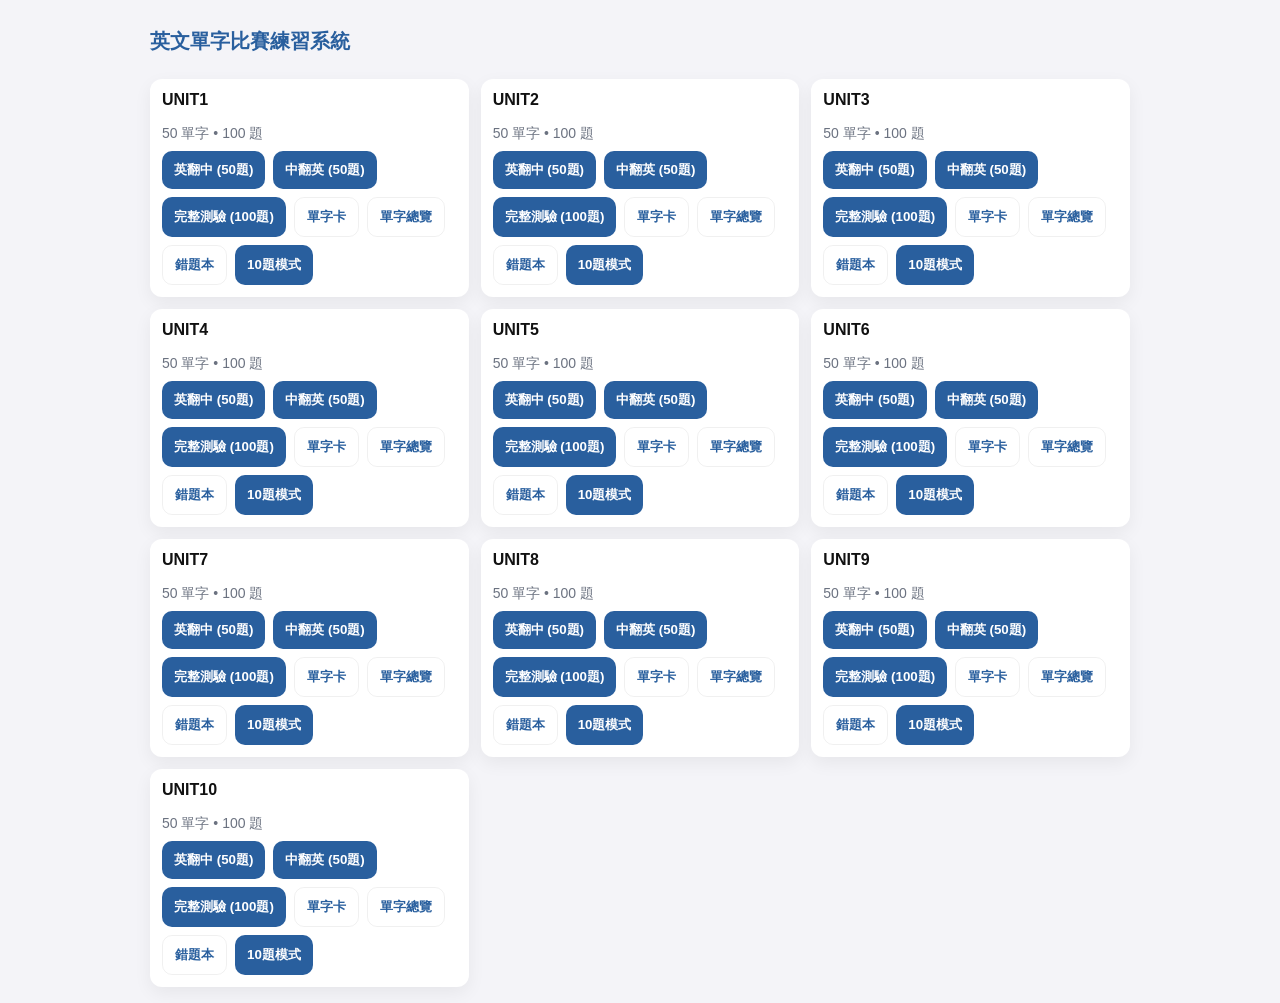
<file: index.html>
<meta http-equiv="refresh" content="0; url=./home.html">
<!doctype html><html lang="zh-Hant"><head><meta charset="utf-8"><meta name="viewport" content="width=device-width,initial-scale=1"><title>英文單字比賽練習系統</title><meta http-equiv="refresh" content="0;url=home.html"></head><body>Redirecting to <a href="./home.html"">home</a></body></html>
</file>
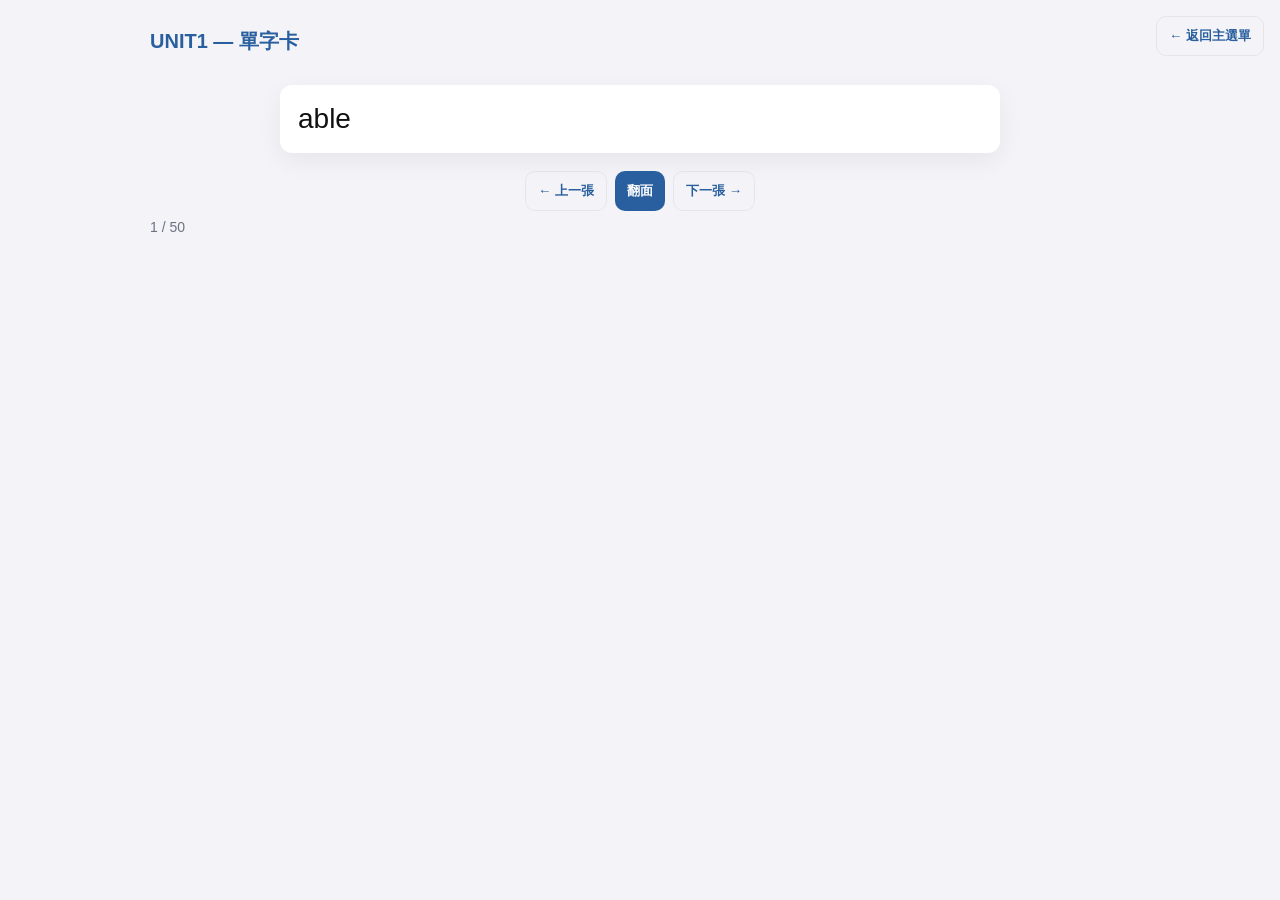
<file: flashcards.html>
<!doctype html><html lang="zh-Hant"><head><meta charset='utf-8'><meta name='viewport' content='width=device-width,initial-scale=1'><title>單字卡</title><link rel='stylesheet' href='styles.css'></head><body><div class='container'><header><h1 id='page-title'>單字卡</h1><div style="position:absolute;right:16px;top:16px"><button class="btn ghost" onclick="location.href=BASE_PATH+'home.html'">← 返回主選單</button></div></header><main><div class='card-center' id='card-center'><div id='card-body' style='font-size:28px'>載入中…</div></div><div style='display:flex;justify-content:center;gap:8px;margin-top:12px'><button id='prev' class='btn ghost'>← 上一張</button><button id='flip' class='btn'>翻面</button><button id='next' class='btn ghost'>下一張 →</button></div><div class='status' id='progress'></div></main></div><script src='data.js'></script><script src='app-common.js'></script><script>const unitF = qsParam('u')||'unit1'; document.getElementById('page-title').textContent = unitF.toUpperCase() + ' — 單字卡'; const listF = vocabByUnit[unitF]||[]; let idx=0, flipped=false; function render(){ if(!listF.length){ document.getElementById('card-body').textContent='本單元沒有單字'; return;} const it=listF[idx]; document.getElementById('card-body').textContent = flipped? it.definition : it.word; document.getElementById('progress').textContent = (idx+1) + ' / ' + listF.length;} document.getElementById('prev').onclick = ()=>{ idx=(idx-1+listF.length)%listF.length; flipped=false; render(); }; document.getElementById('next').onclick = ()=>{ idx=(idx+1)%listF.length; flipped=false; render(); }; document.getElementById('flip').onclick = ()=>{ flipped = !flipped; render(); }; render();</script></body></html>
</file>
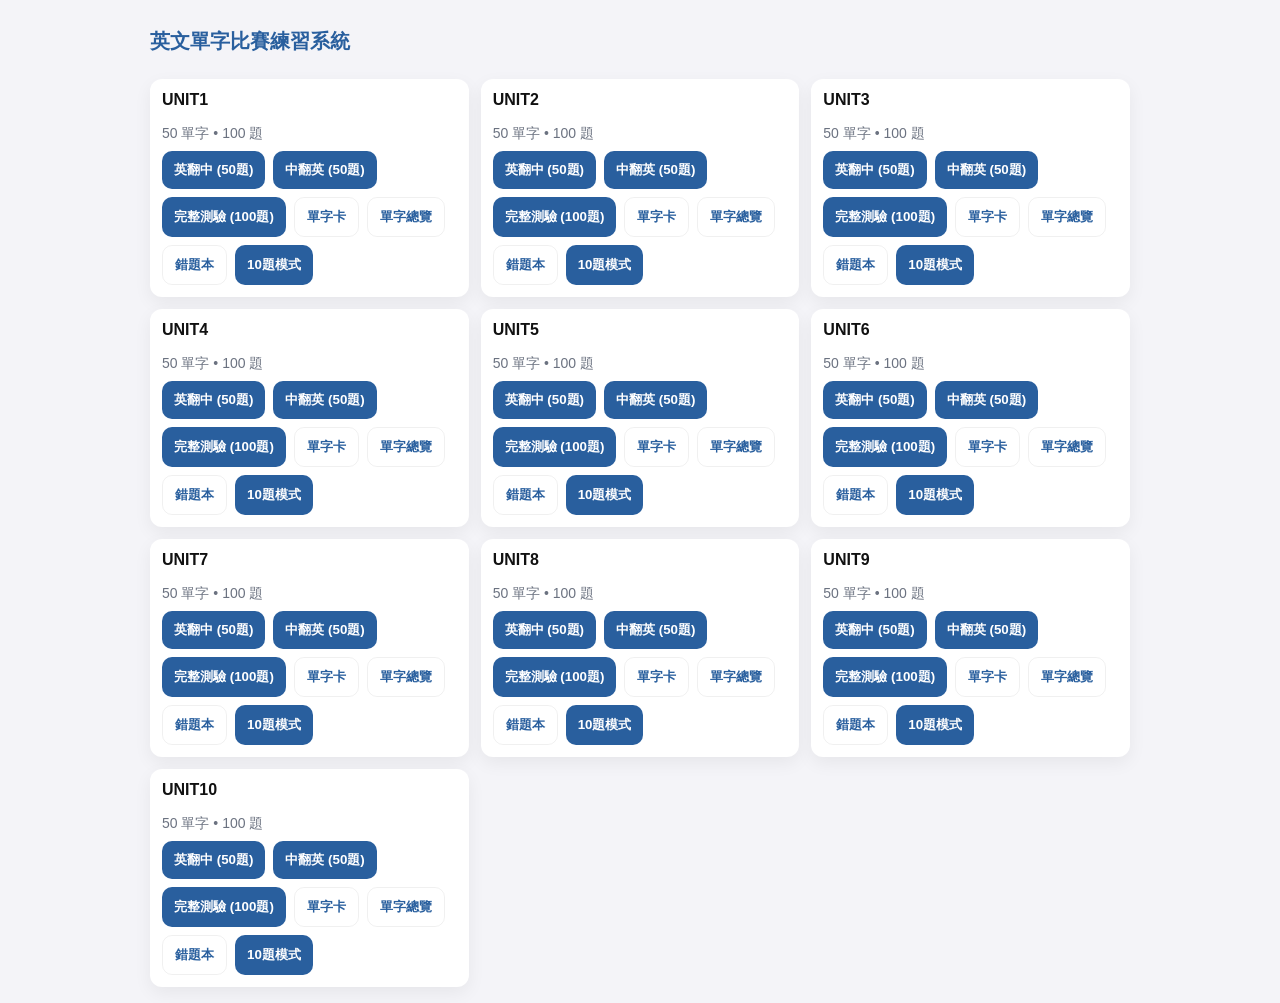
<file: home.html>
<!doctype html><html lang="zh-Hant"><head><meta charset="utf-8"><meta name="viewport" content="width=device-width,initial-scale=1"><title>英文單字比賽練習系統</title><link rel="stylesheet" href="styles.css"></head><body><div class="container"><header><h1>英文單字比賽練習系統</h1></header><main><div class="unit-list" id="unit-list"></div></main></div><script src="data.js"></script><script>
const unitList = document.getElementById('unit-list');
Object.keys(vocabByUnit).forEach(u=>{
  const card=document.createElement('div'); card.className='unit-card';
  const title=document.createElement('div'); title.innerHTML='<strong>'+u.toUpperCase()+'</strong>';
  const info=document.createElement('div'); info.className='status'; info.textContent=(vocabByUnit[u]||[]).length+' 單字 • 100 題';
  const controls=document.createElement('div'); controls.className='controls';
  const aBtn=document.createElement('button'); aBtn.className='btn'; aBtn.textContent='英翻中 (50題)'; aBtn.onclick=()=>location.href=BASE_PATH+'quiz.html?u='+u+'&mode=a';
  const bBtn=document.createElement('button'); bBtn.className='btn'; bBtn.textContent='中翻英 (50題)'; bBtn.onclick=()=>location.href=BASE_PATH+'quiz.html?u='+u+'&mode=b';
  const mBtn=document.createElement('button'); mBtn.className='btn'; mBtn.textContent='完整測驗 (100題)'; mBtn.onclick=()=>location.href=BASE_PATH+'quiz.html?u='+u+'&mode=mix';
  const fBtn=document.createElement('button'); fBtn.className='btn ghost'; fBtn.textContent='單字卡'; fBtn.onclick=()=>location.href=BASE_PATH+'flashcards.html?u='+u;
  const vBtn=document.createElement('button'); vBtn.className='btn ghost'; vBtn.textContent='單字總覽'; vBtn.onclick=()=>location.href=BASE_PATH+'vocab.html?u='+u;
  const wBtn=document.createElement('button'); wBtn.className='btn ghost'; wBtn.textContent='錯題本'; wBtn.onclick=()=>location.href=BASE_PATH+'wrongbook.html?u='+u;
  controls.appendChild(aBtn); controls.appendChild(bBtn); controls.appendChild(mBtn); controls.appendChild(fBtn); controls.appendChild(vBtn); controls.appendChild(wBtn);
  const tBtn=document.createElement('button'); tBtn.className='btn'; tBtn.textContent='10題模式'; tBtn.onclick=()=>location.href=BASE_PATH+'unit10.html?u='+u; controls.appendChild(tBtn);
  card.appendChild(title); card.appendChild(info); card.appendChild(controls);
  unitList.appendChild(card);
});
</script></body></html>
</file>
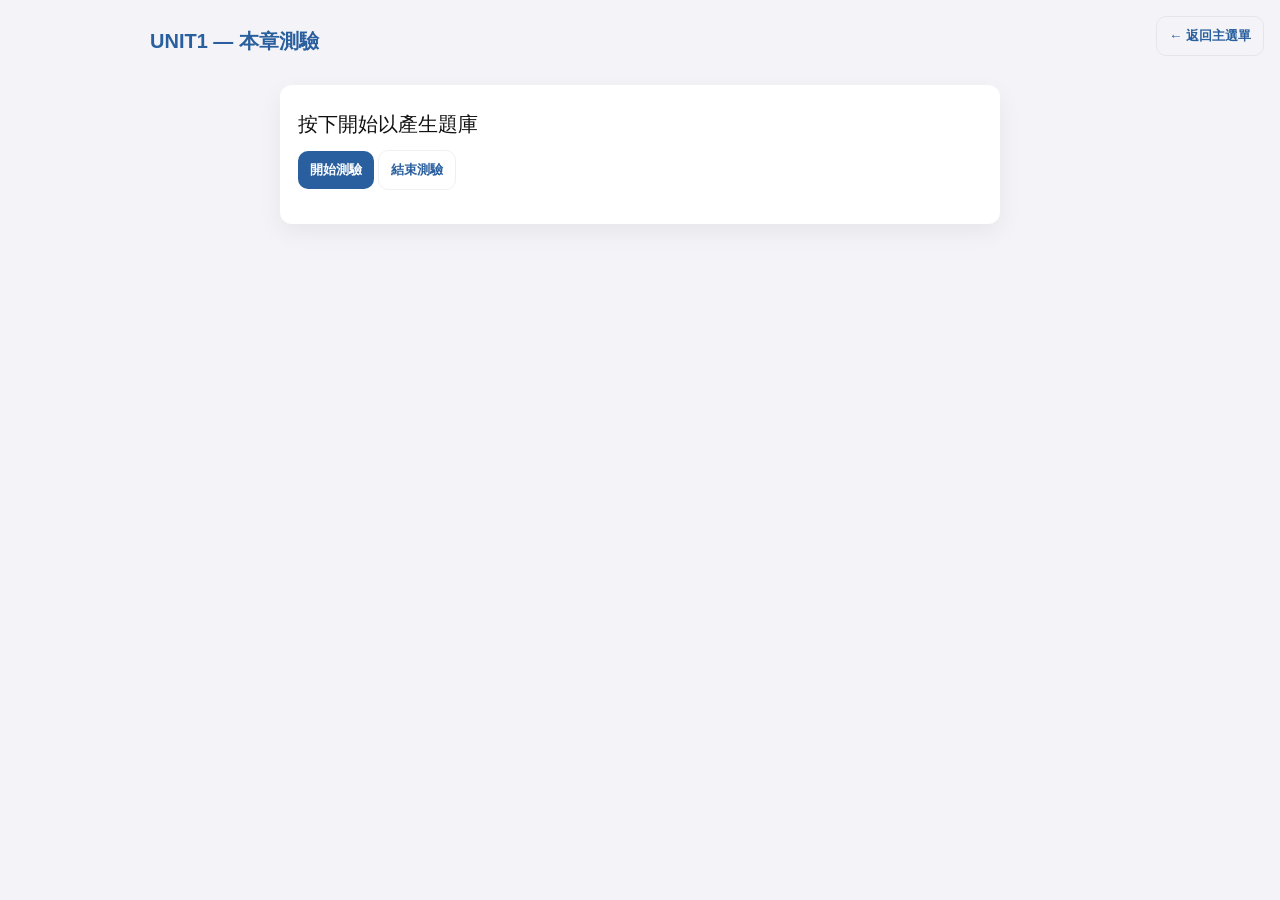
<file: quiz.html>
<!doctype html><html lang="zh-Hant"><head><meta charset='utf-8'><meta name='viewport' content='width=device-width,initial-scale=1'><title>測驗</title><link rel='stylesheet' href='styles.css'></head><body><div class='container'><header><h1 id='page-title'>本章測驗</h1><div style="position:absolute;right:16px;top:16px"><button class="btn ghost" id="backTop">← 返回主選單</button></div></header><main><div class='card-center' id='quiz-area'><div id='meta' class='status'></div><div id='qbox' style='font-size:20px;margin-bottom:12px'>按下開始以產生題庫</div><div id='choices'></div><div id='controls' style='margin-top:12px'><button id='start' class='btn'>開始測驗</button> <button id='end' class='btn ghost hidden'>結束測驗</button></div><div id='result' style='margin-top:16px'></div></div></main></div><script src='data.js'></script><script src='app-common.js'></script><script>
const unitQ = qsParam('u')||'unit1'; const mode = qsParam('mode')||'mix'; document.getElementById('page-title').textContent = unitQ.toUpperCase() + ' — 本章測驗';
const listQ = vocabByUnit[unitQ]||[];
document.getElementById('backTop').onclick = ()=> location.href = BASE_PATH + 'home.html';
let poolA=[], poolB=[], quiz=[], pos=0, correct=0, timer=0, tid=null, answers=[];
function buildPools(){ poolA = listQ.map((it,i)=>({id:(i+1)+'A',type:'A',prompt:it.word,answer:it.definition})); poolB = listQ.map((it,i)=>({id:(i+1)+'B',type:'B',prompt:it.definition,answer:it.word})); if(mode==='a'){ quiz = poolA.slice(); } else if(mode==='b'){ quiz = poolB.slice(); } else if(mode==='wrong'){ try{ const wb=JSON.parse(localStorage.getItem('wrongBook')||'{}'); const list = (wb && wb[unitQ])? wb[unitQ] : []; if(list.length>0){ quiz = list.map((w,i)=>({id:w.id||('W'+i+1), type:w.type, prompt:w.prompt, answer:w.correct||w.answer})); } else { quiz = []; } }catch(e){ quiz = []; } } else { quiz = poolA.concat(poolB); } // shuffle quiz
  for(let i=quiz.length-1;i>0;i--){ const j=Math.floor(Math.random()*(i+1)); [quiz[i],quiz[j]]=[quiz[j],quiz[i]]; } }
function start(){ if(!listQ.length){ alert('本單元沒有單字'); return;} buildPools(); pos=0; correct=0; timer=0; answers=[]; document.getElementById('start').classList.add('hidden'); document.getElementById('end').classList.remove('hidden'); tid = setInterval(()=>{ timer++; updateStatus(); },1000); showQuestion(); }
function endNow(){ if(tid) clearInterval(tid); tid=null; saveResult(); showResult(); }
function showQuestion(){ if(pos>=quiz.length){ endNow(); return;} const q=quiz[pos]; document.getElementById('meta').textContent = '題型: '+(q.type==='A'?'英→中':'中→英')+' | 題數: '+(pos+1)+' / '+quiz.length+' | 時間: '+timer+'s'; document.getElementById('qbox').textContent = (q.type==='A'?'英文：':'中文：') + q.prompt; const pool = (q.type==='A')? listQ.map(i=>i.definition) : listQ.map(i=>i.word); let opts = pool.filter(o=>o!==q.answer).sort(()=>Math.random()-0.5).slice(0,3); opts.push(q.answer); opts.sort(()=>Math.random()-0.5); const choices = document.getElementById('choices'); choices.innerHTML=''; opts.forEach(o=>{ const d=document.createElement('div'); d.className='choice'; d.textContent = o; d.onclick = ()=>{ answers.push({id:q.id,type:q.type,prompt:q.prompt,correct:q.answer,selected:o,index:pos+1,isCorrect:o===q.answer}); if(o===q.answer){ d.classList.add('correct'); correct++; } else { d.classList.add('wrong'); const ca=document.createElement('div'); ca.className='status'; ca.textContent = '正確答案：' + q.answer; d.appendChild(ca); } pos++; setTimeout(showQuestion,700); }; choices.appendChild(d); }); updateStatus(); }
function updateStatus(){ document.getElementById('controls').style.display='block'; document.getElementById('meta').style.visibility='visible'; document.getElementById('controls').innerHTML = '<button id="start" class="btn hidden">開始測驗</button> <button id="end" class="btn ghost">結束測驗</button>'; document.getElementById('end').onclick = endNow; }
function saveResult(){ const accuracy = Math.round(correct/quiz.length*1000)/10; const score = Math.round(correct/quiz.length*100); const res = {unit:unitQ,total:quiz.length,correct:correct,time:timer,accuracy:accuracy,score:score,timestamp:Date.now()}; saveLastResult(res); localStorage.setItem('lastAnswers', JSON.stringify({unit:unitQ,answers:answers,timestamp:Date.now()})); // update wrongBook
  try{ const wb = JSON.parse(localStorage.getItem('wrongBook')||'{}'); wb[unitQ] = wb[unitQ] || []; const wrongs = answers.filter(a=>!a.isCorrect).map(a=>({id:a.id,type:a.type,prompt:a.prompt,selected:a.selected,correct:a.correct})); wrongs.forEach(w=>{ const exists = wb[unitQ].some(x=>x.prompt===w.prompt && x.type===w.type && x.correct===w.correct); if(!exists) wb[unitQ].push(w); }); localStorage.setItem('wrongBook', JSON.stringify(wb)); }catch(e){ console.warn(e); } }
function showResult(){ const r = loadLastResult(); const el = document.getElementById('result'); if(!r){ el.innerHTML = '<div class="status">沒有成績記錄</div>'; return; } el.innerHTML = '<div class="card-center"><h3>測驗完成</h3><p>作答時間：'+r.time+' 秒</p><p>正確率：'+r.accuracy+'%</p><p>分數：'+r.score+' 分</p><p style="margin-top:8px"><a href="./result.html""">查看詳細錯題/成績</a></p></div>'; document.getElementById('start').classList.remove('hidden'); document.getElementById('end').classList.add('hidden'); }
document.getElementById('start').onclick = start; document.getElementById('end').onclick = endNow;
</script></body></html>
</file>
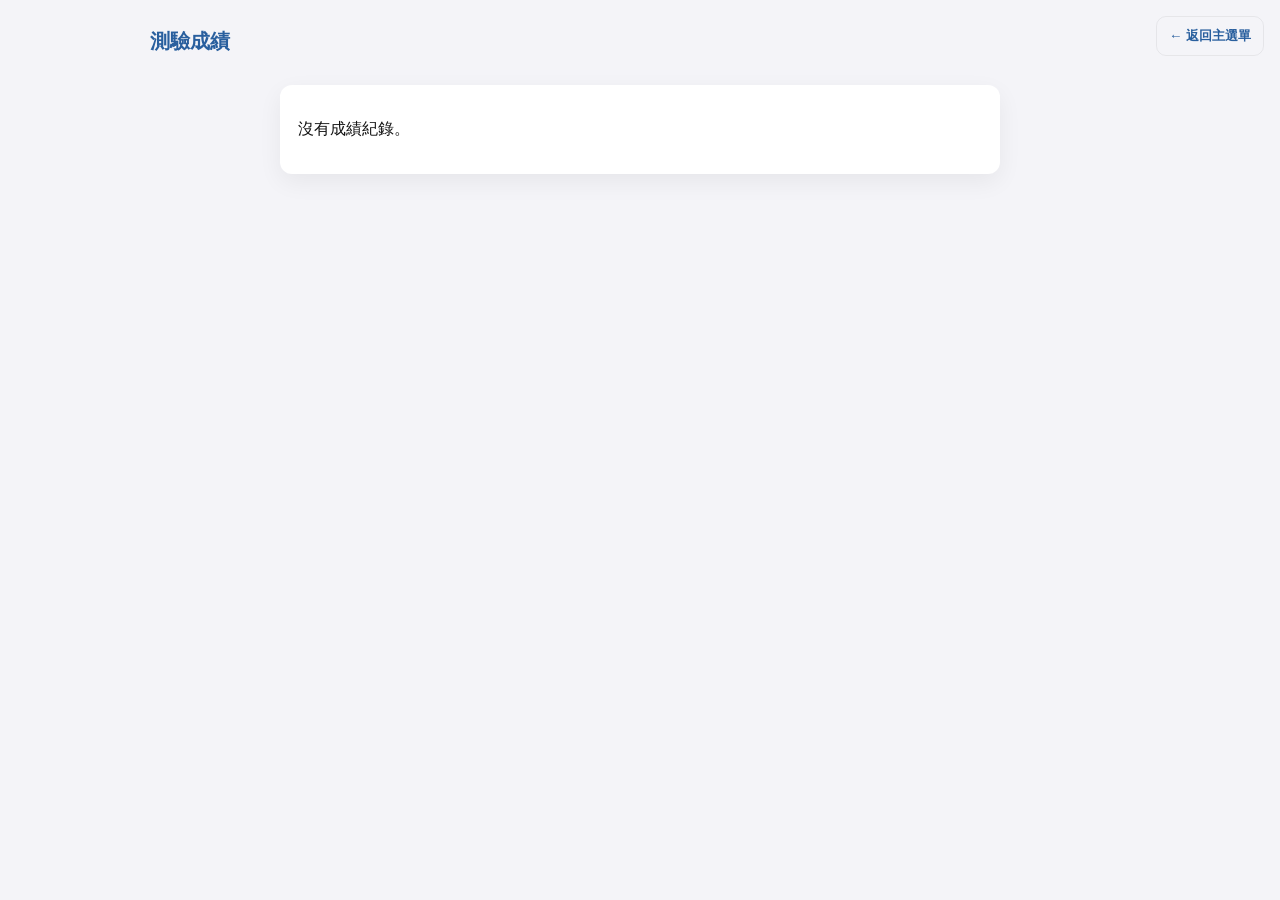
<file: result.html>
<!doctype html><html lang="zh-Hant"><head><meta charset='utf-8'><meta name='viewport' content='width=device-width,initial-scale=1'><title>成績</title><link rel='stylesheet' href='styles.css'></head><body><div class='container'><header><h1>測驗成績</h1><div style="position:absolute;right:16px;top:16px"><button class="btn ghost" onclick="location.href=BASE_PATH+'home.html'">← 返回主選單</button></div></header><main><div id='report' class='card-center'>載入中…</div></main></div><script src='app-common.js'></script><script>
(function(){ const r = loadLastResult(); const el = document.getElementById('report'); if(!r){ el.innerHTML = '<p>沒有成績紀錄。</p>'; return; } el.innerHTML = `<h3>單元：${r.unit||''}</h3><p>作答時間：${r.time} 秒</p><p>正確率：${r.accuracy}%</p><p>分數：${r.score} 分</p><p>完成時間：${new Date(r.timestamp).toLocaleString()}</p>`; const details = JSON.parse(localStorage.getItem('lastAnswers')||'null'); if(details && details.answers){ const wrongs = details.answers.filter(a=>!a.isCorrect); el.innerHTML += `<h4 style="margin-top:12px">錯題（共 ${wrongs.length} 題）</h4>`; if(wrongs.length===0){ el.innerHTML += '<p>恭喜全部答對！</p>'; } else { el.innerHTML += '<ol>'; wrongs.forEach(w=>{ el.innerHTML += `<li style="margin-bottom:8px"><div><strong>${w.index}. ${w.type==='A'?'英→中':'中→英'}</strong></div><div>題目：${escapeHtml(w.prompt)}</div><div>你的答案：${escapeHtml(w.selected)}</div><div style="color:#2d6df6">正確答案：${escapeHtml(w.correct)}</div></li>`; }); el.innerHTML += '</ol>'; } } // link to wrongbook
el.innerHTML += '<p style="margin-top:8px"><a href="./wrongbook.html"?u=' + (r.unit||'unit1') + '">查看錯題本</a></p>'; })();
</script></body></html>
</file>
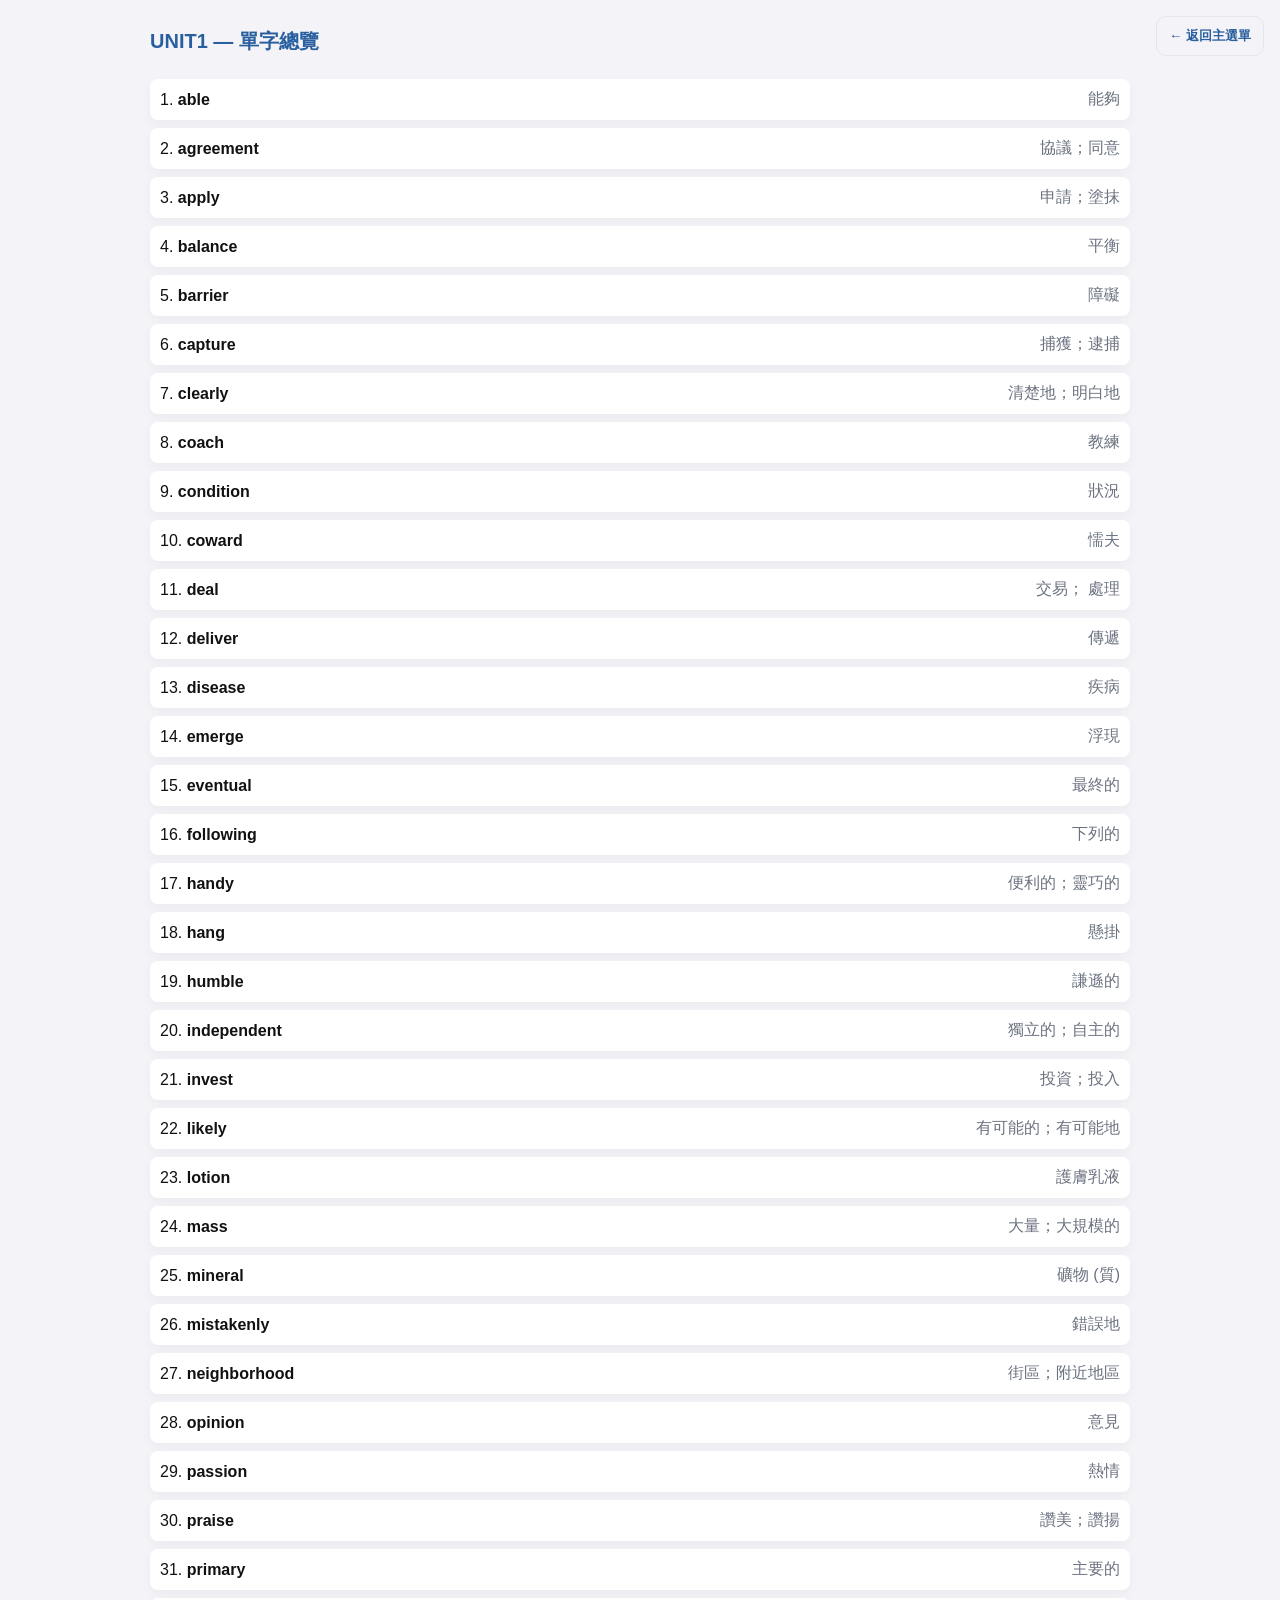
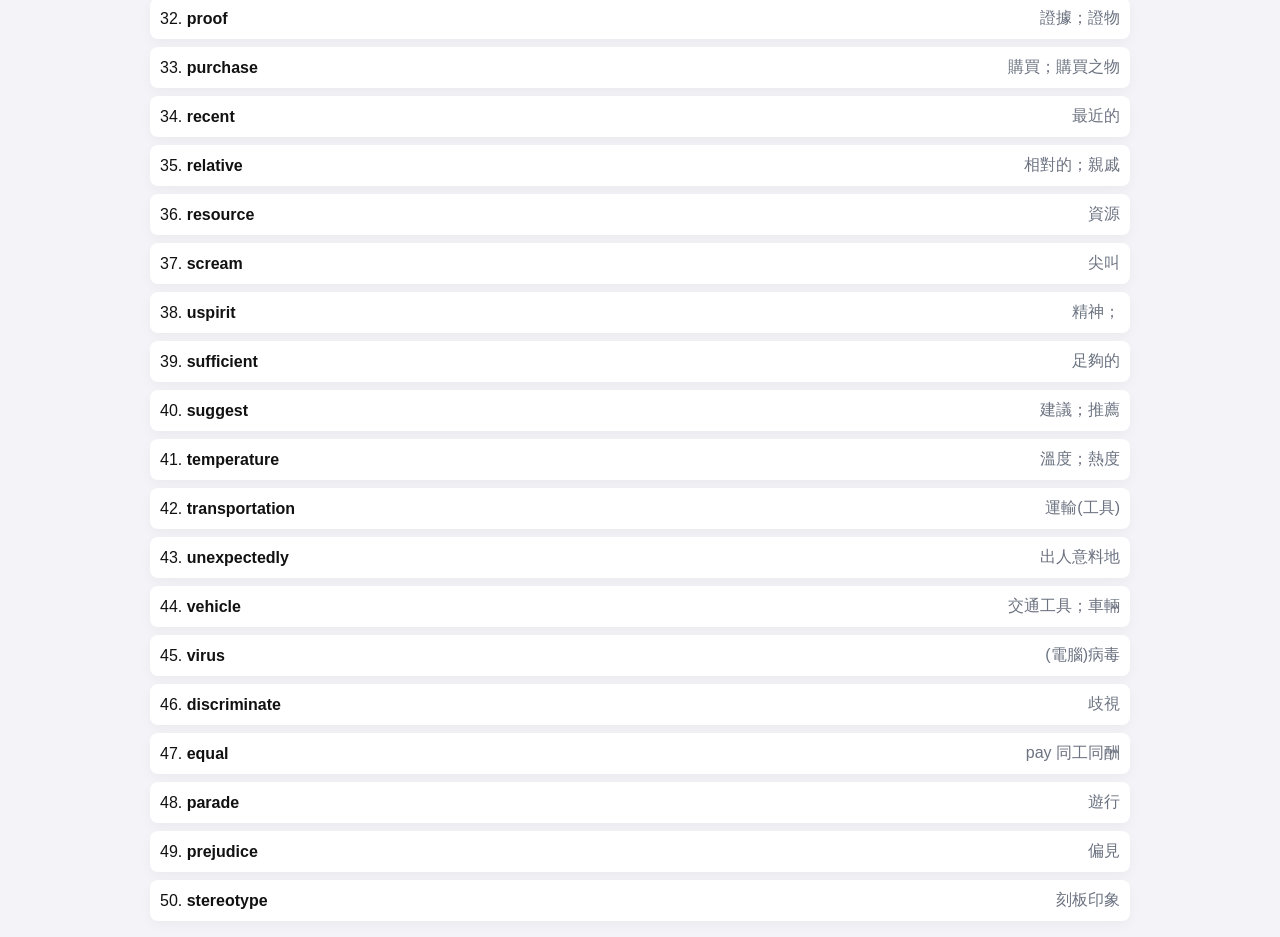
<file: vocab.html>
<!doctype html><html lang="zh-Hant"><head><meta charset="utf-8"><meta name="viewport" content="width=device-width,initial-scale=1"><title>單字總覽</title><link rel="stylesheet" href="styles.css"></head><body><div class="container"><header><h1 id="page-title">單字總覽</h1><div style="position:absolute;right:16px;top:16px"><button class="btn ghost" onclick="location.href=BASE_PATH+'home.html'">← 返回主選單</button></div></header><main><div id="vocab-area" class="vocab-list"></div></main></div><script src="data.js"></script><script src="app-common.js"></script><script>const unit = qsParam('u')||'unit1'; document.getElementById('page-title').textContent = unit.toUpperCase() + ' — 單字總覽'; (vocabByUnit[unit]||[]).forEach((it,i)=>{ const el=document.createElement('div'); el.className='vocab-item'; el.innerHTML = `<div>${i+1}. <strong>${escapeHtml(it.word)}</strong></div><div style="color:var(--muted)">${escapeHtml(it.definition)}</div>`; document.getElementById('vocab-area').appendChild(el); });</script></body></html>
</file>
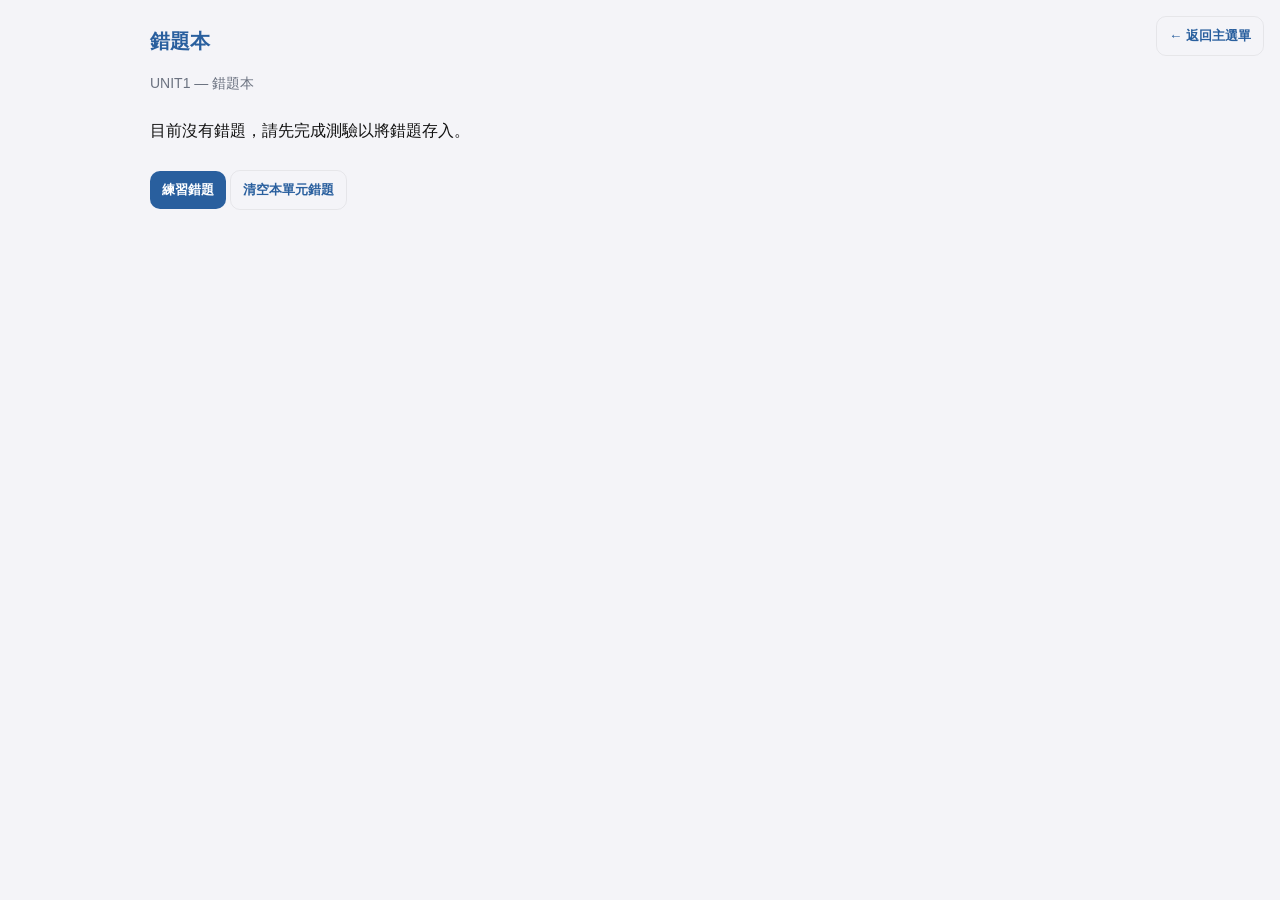
<file: wrongbook.html>
<!doctype html><html lang="zh-Hant"><head><meta charset='utf-8'><meta name='viewport' content='width=device-width,initial-scale=1'><title>錯題本</title><link rel='stylesheet' href='styles.css'></head><body><div class='container'><header><h1>錯題本</h1><div style="position:absolute;right:16px;top:16px"><button class="btn ghost" onclick="location.href=BASE_PATH+'home.html'">← 返回主選單</button></div></header><main><div id='info' class='status'>載入中…</div><div id='list' class='vocab-list' style='margin-top:12px'></div><div style='margin-top:12px'><button id='practice' class='btn'>練習錯題</button> <button id='clear' class='btn ghost'>清空本單元錯題</button></div></main></div><script src='app-common.js'></script><script>
const unitW = qsParam('u')||'unit1';
document.getElementById('info').textContent = unitW.toUpperCase() + ' — 錯題本';
const listEl = document.getElementById('list');
const wb = JSON.parse(localStorage.getItem('wrongBook')||'{}');
const arr = (wb && wb[unitW])? wb[unitW] : [];
if(arr.length===0){ listEl.innerHTML = '<p>目前沒有錯題，請先完成測驗以將錯題存入。</p>'; } else { arr.forEach((w,i)=>{ const el=document.createElement('div'); el.className='vocab-item'; el.innerHTML = `<div><strong>${i+1}. ${w.type==='A'?'英→中':'中→英'}</strong><div style="color:var(--muted)">題目：${escapeHtml(w.prompt)}</div></div><div style="text-align:right"><div style="color:#ef4444">你的錯誤答案：${escapeHtml(w.selected||'')}</div><div style="color:#16a34a">正確：${escapeHtml(w.correct)}</div><div style="margin-top:8px"><button class='btn small ghost' onclick='remove(${i})'>刪除</button></div></div>`; listEl.appendChild(el); }); }
function remove(idx){ arr.splice(idx,1); const wb2 = JSON.parse(localStorage.getItem('wrongBook')||'{}'); wb2[unitW]=arr; localStorage.setItem('wrongBook', JSON.stringify(wb2)); location.reload(); }
document.getElementById('practice').onclick = ()=>{ location.href = BASE_PATH + 'quiz.html?u=' + unitW + '&mode=wrong'; };
document.getElementById('clear').onclick = ()=>{ if(confirm('確定清空本單元錯題？')){ const wb2 = JSON.parse(localStorage.getItem('wrongBook')||'{}'); wb2[unitW]=[]; localStorage.setItem('wrongBook', JSON.stringify(wb2)); location.reload(); } };
</script></body></html>
</file>
<file: styles.css>
:root{
  --bg:#F4F4F8;
  --card:#FFFFFF;
  --primary:#295f9e;
  --muted:#6b7280;
  --accent:#00b0ff;
  --success:#16a34a;
  --danger:#ef4444;
}
*{box-sizing:border-box}
body{background:var(--bg);color:#111;font-family:"Noto Sans TC",sans-serif;margin:0;padding:16px}
.container{max-width:980px;margin:0 auto}
header{display:flex;align-items:center;justify-content:space-between;padding:12px 0}
h1{margin:0;font-size:20px;color:var(--primary)}
.unit-list{display:grid;grid-template-columns:repeat(auto-fit,minmax(240px,1fr));gap:12px;margin-top:12px}
.unit-card{background:var(--card);border-radius:12px;padding:12px;box-shadow:0 6px 18px rgba(2,6,23,0.06);display:flex;flex-direction:column;gap:8px}
.btn{background:var(--primary);color:white;padding:10px 12px;border-radius:10px;border:0;font-weight:700;cursor:pointer}
.btn.ghost{background:transparent;border:1px solid rgba(0,0,0,0.06);color:var(--primary)}
.controls{display:flex;gap:8px;flex-wrap:wrap}
.vocab-list{margin-top:12px;display:flex;flex-direction:column;gap:8px}
.vocab-item{background:var(--card);padding:10px;border-radius:8px;display:flex;justify-content:space-between;align-items:center;box-shadow:0 4px 12px rgba(2,6,23,0.04)}
.card-center{max-width:720px;margin:18px auto;padding:18px;background:var(--card);border-radius:12px;box-shadow:0 8px 24px rgba(2,6,23,0.06);}
.choice{background:var(--card);padding:12px;margin:8px 0;border-radius:10px;cursor:pointer;box-shadow:0 4px 12px rgba(2,6,23,0.04)}
.choice.correct{border:2px solid var(--success);}
.choice.wrong{border:2px solid var(--danger);}
.status{color:var(--muted);margin-top:8px;font-size:14px}
@media (max-width:720px){body{padding:10px}.unit-list{grid-template-columns:1fr}}
</file>
